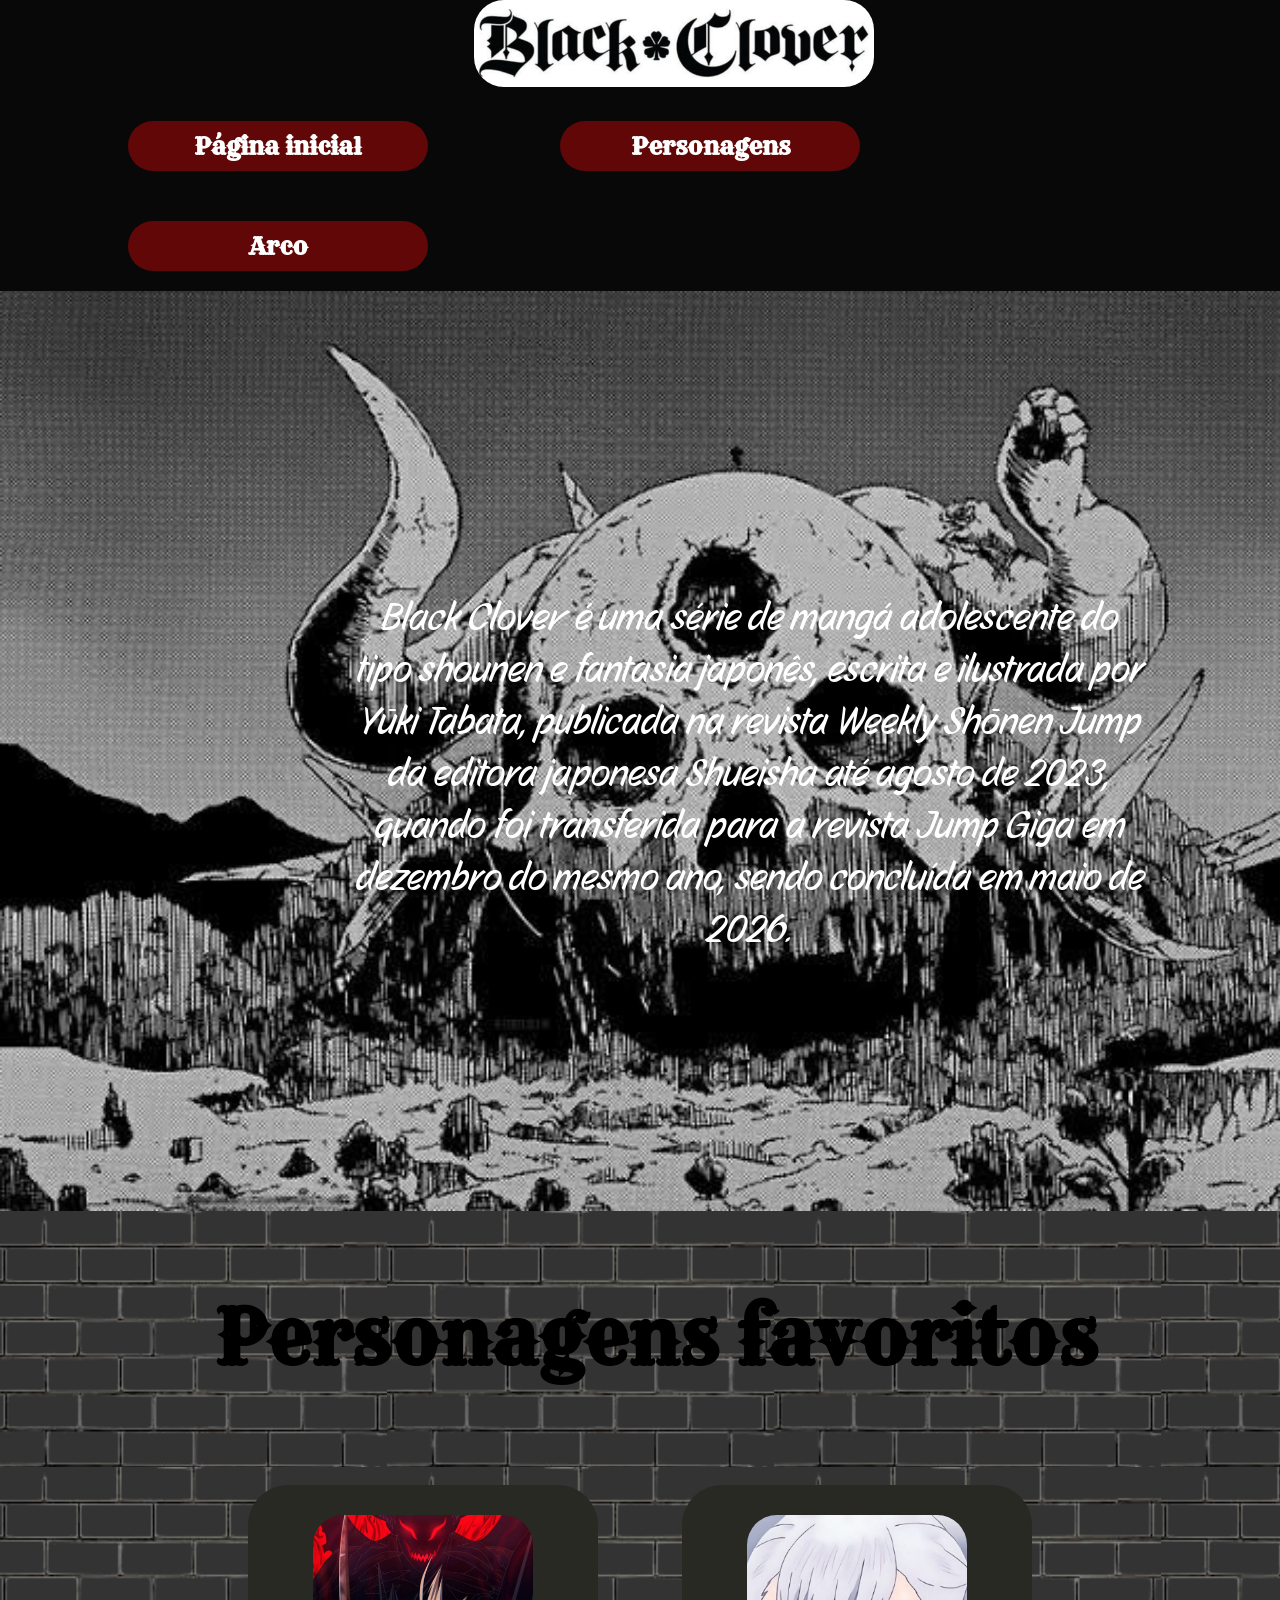
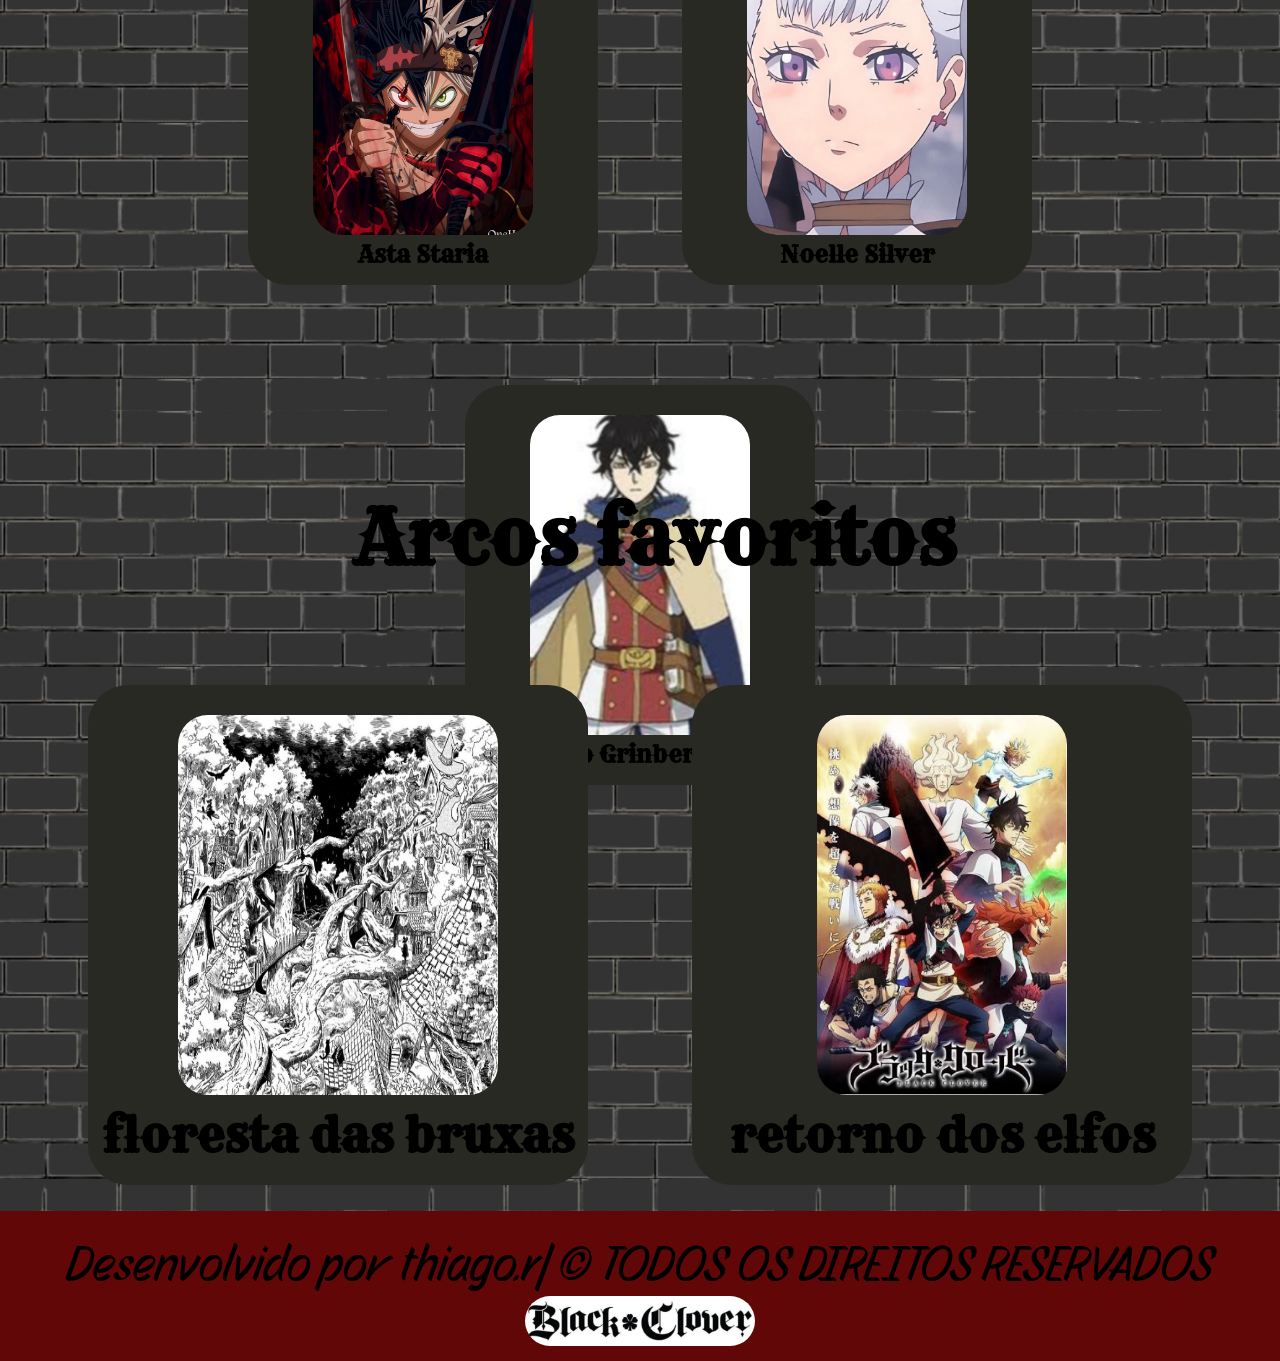
<file: index.html>
<!DOCTYPE html>
<html lang="pt-br">

<head>
    <meta charset="UTF-8">
    <meta name="viewport" content="width=device-width, initial-scale=1.0">
    <title>Black clover</title>
    <link rel="stylesheet" href="./style.css">
    <link rel="icon" type="image/png" href="./imagens/trevo.icon.ico">

</head>

<body>

    <!--cabeçalho da página-->
    <header>
        <img src="./imagens/logo.png" width="400px" id="logo">
        <nav>
            <article><a href="./index.html" style="color: white;">
                    <h2>Página inicial</h2>
                </a></article>

            <article><a href="./personagens.html" style="color: white;">
                    <h2>Personagens</h2>
                </a></article>

            <article><a href="" style="color: white;">
                    <h2>Arco</h2>
                </a></article>
        </nav>
    </header>
    <main>

        <!--seção do começo da página-->
        <section id="comeco">

            <div id="meio">
                <p>Black Clover é uma série de mangá adolescente do tipo shounen e fantasia japonês, escrita e ilustrada
                    por Yūki Tabata, publicada na revista Weekly Shōnen Jump da editora japonesa Shueisha até agosto de
                    2023, quando foi transferida para a revista Jump Giga em dezembro do mesmo ano, sendo concluída em
                    maio de 2026.</p>
            </div>

        </section>

        <section class="fundo"><!--seção dos personagens-->
            <div id="titulo">
                <h2>Personagens favoritos</h2>
            </div>

            <div>
                <div class="placas">
                    <img src="./imagens/asta.png" height="320px" width="220px">

                    <a href="" style="color: rgb(0, 0, 0);">
                        <h3>Asta Staria</h3>
                    </a>

                </div>

                <div class="placas">
                    <img src="./imagens/noelle.png" height="320px" width="220px">

                    <a href="" style="color: rgb(0, 0, 0);">
                        <h3>Noelle Silver</h3>
                    </a>

                </div>

                <div class="placas">
                    <img src="./imagens/yuno.png" height="320px" width="220px">

                    <a href="" style="color: rgb(0, 0, 0);">
                        <h3>Yuno Grinberryall</h3>
                    </a>

                </div>
            </div>


        </section>


        <!--seção do arcos-->
        <section class="fundo">
            <div id="titulo">
                <h2>Arcos favoritos</h2>
            </div>
            <div>

                <div class="Arcos">
                    <img src="./imagens/floresta da bruxas.png" height="380px" width="320px">

                    <a href="" style="color: rgb(0, 0, 0);">
                        <h3>floresta das bruxas</h3>
                    </a>

                </div>

                <div class="Arcos">
                    <img src="./imagens/retorno.png" height="380px" width="250px">

                    <a href="" style="color: rgb(0, 0, 0);">
                        <h3>retorno dos elfos</h3>
                    </a>

                </div>

            </div>


        </section>

        <footer>

            <p>Desenvolvido por thiago.r| © TODOS OS DIREITOS RESERVADOS</p>
            <img src="./imagens/logo.png" height="50px">

        </footer>

    </main>



</body>

</html>
</file>
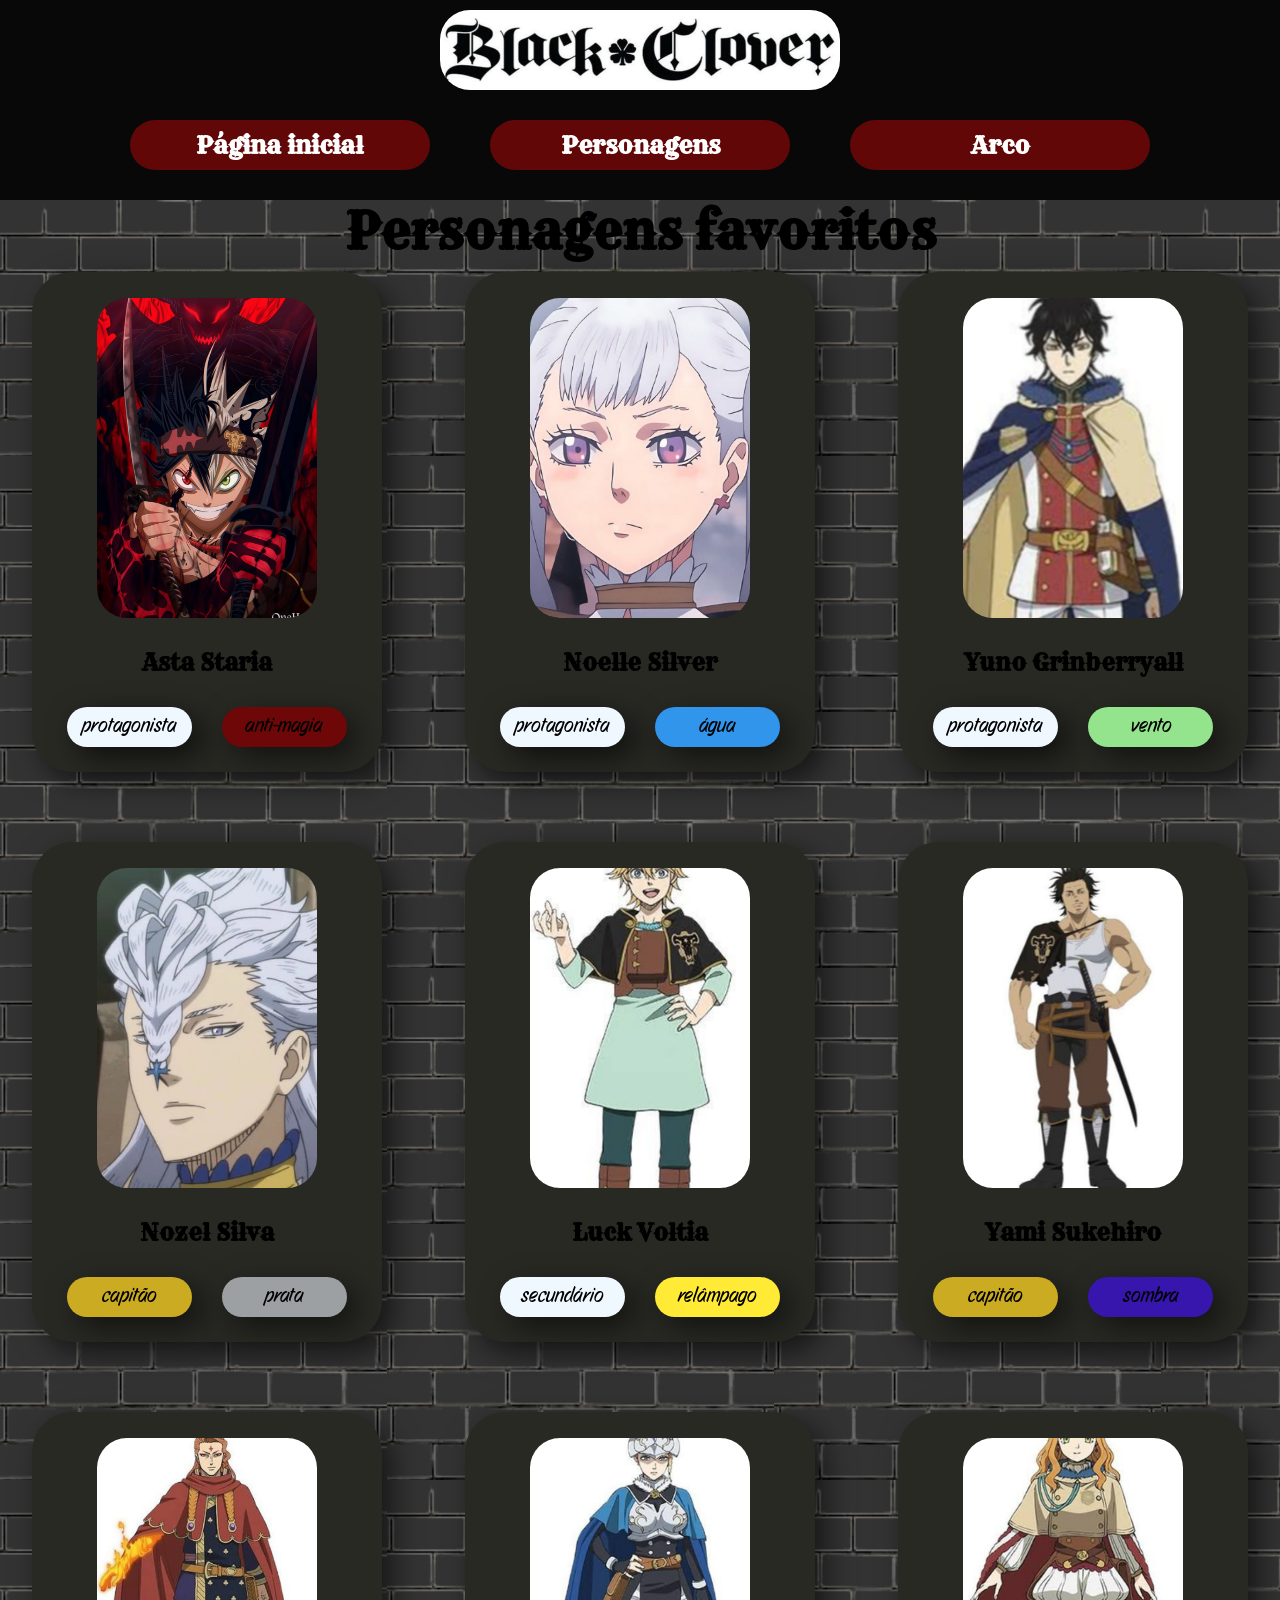
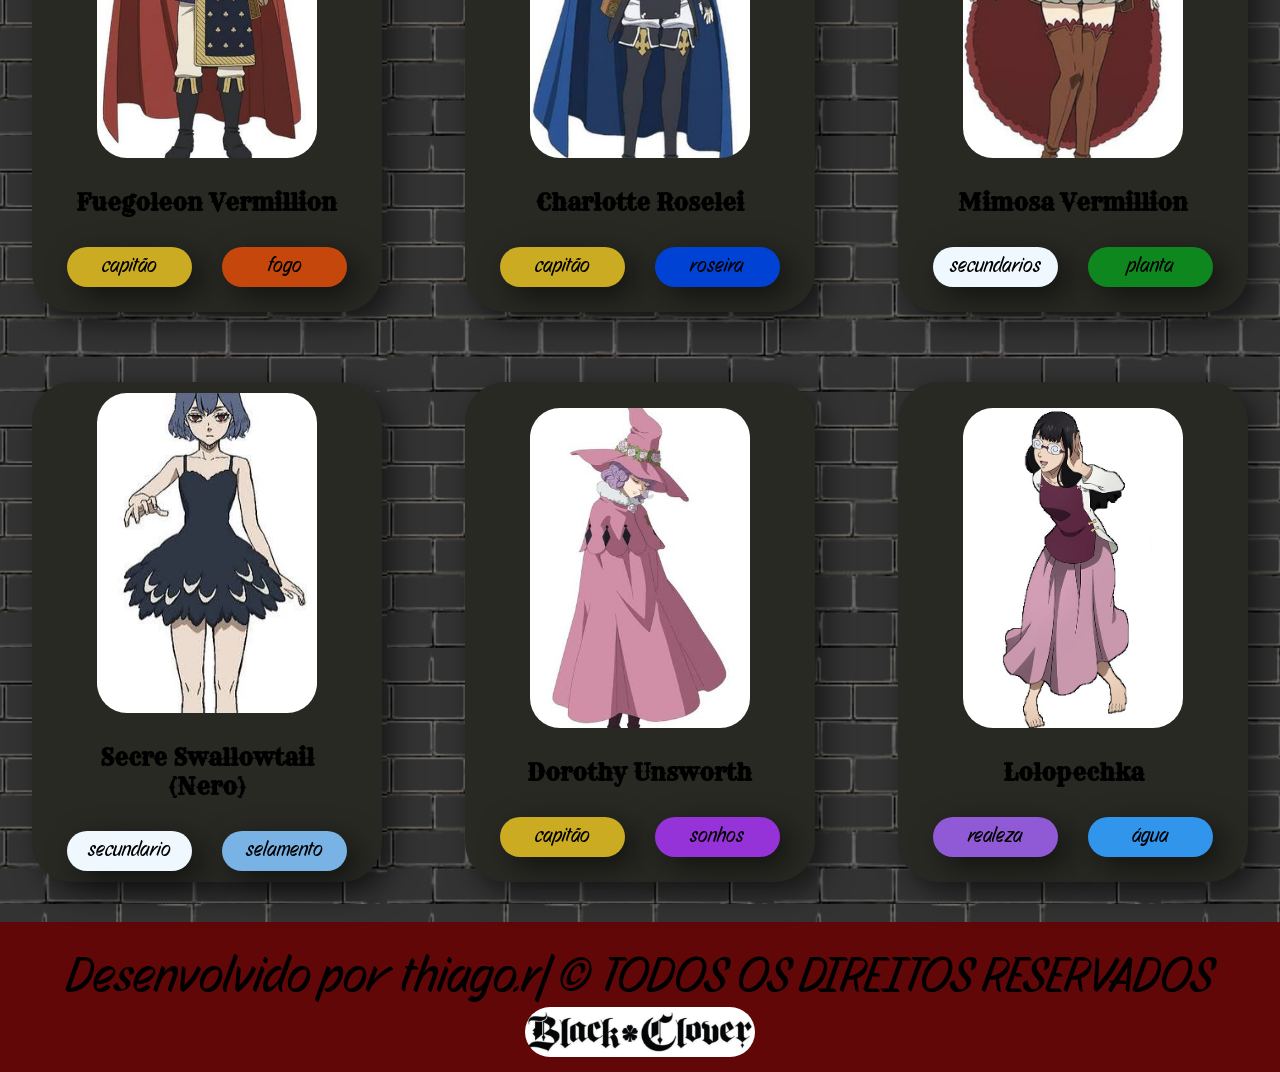
<file: personagens.html>
<!DOCTYPE html>
<html lang="pt-br">

<head>
    <meta charset="UTF-8">
    <meta name="viewport" content="width=device-width, initial-scale=1.0">
    <title>Black Cover - Personagens</title>
    <link rel="stylesheet" href="./estilo.css">
    <link rel="icon" type="image/png" href="./imagens/trevo.icon.ico">
</head>

<body>
    <header><!--cabeçalho da página-->
        <img src="./imagens/logo.png" width="400px" id="logo"><!--logo da página-->
        <nav>
            <article class="inic"><a href="./index.html" style="color: white;">
                    <h2>Página inicial</h2>
                </a></article>

            <article class="inic"><a href="./personagens.html" style="color: white;">
                    <h2>Personagens</h2>
                </a></article>

            <article class="inic"><a href="" style="color: white;">
                    <h2>Arco</h2>
                </a></article>
        </nav>
    </header>
    <main>
        <section class="atras"><!--seção dos personagens-->
            <div id="titulo">
                <h1 id="titulo">Personagens favoritos</h1>
            </div>

            <div id="tabela">
                <div class="abas">
                    <img src="./imagens/asta.png">


                    <h3>Asta Staria</h3>

                    <article class="categorias">
                        <div class="prota" id="pret">
                            <p>protagonista</p>
                        </div>
                        <div class="anti" id="pret">
                            <p>anti-magia</p>
                        </div>


                    </article>

                </div>

                <div class="abas">
                    <img src="./imagens/noelle.png">


                    <h3>Noelle Silver</h3>
                    <article class="categorias">
                        <div class="prota" id="pret">
                            <p>protagonista</p>
                        </div>
                        <div class="agua" id="pret">
                            <p>água</p>
                        </div>


                    </article>

                </div>

                <div class="abas">
                    <img src="./imagens/yuno.png">


                    <h3>Yuno Grinberryall</h3>

                    <article class="categorias">
                        <div class="prota" id="pret">
                            <p>protagonista</p>
                        </div>
                        <div class="vento" id="pret">
                            <p>vento</p>
                        </div>


                    </article>
                </div>

                <div class="abas">
                    <img src="./imagens/nozel.png">


                    <h3>Nozel Silva</h3>

                    <article class="categorias">
                        <div class="cap" id="pret">
                            <p>capitão</p>
                        </div>
                        <div class="prata" id="pret">
                            <p>prata</p>
                        </div>


                    </article>

                </div>

                <div class="abas">
                    <img src="./imagens/luck.png">


                    <h3>Luck Voltia</h3>

                    <article class="categorias">
                        <div class="secun" id="pret">
                            <p>secundário</p>
                        </div>
                        <div class="rela" id="pret">
                            <p>relâmpago</p>
                        </div>


                    </article>

                </div>

                <div class="abas">
                    <img src="./imagens/yami.png">


                    <h3>Yami Sukehiro</h3>

                    <article class="categorias">
                        <div class="cap" id="pret">
                            <p>capitão</p>
                        </div>
                        <div class="sombra" id="pret">
                            <p>sombra</p>
                        </div>


                    </article>


                </div>

                <div class="abas">
                    <img src="./imagens/fuegoleon.png">


                    <h3>Fuegoleon Vermillion</h3>

                    <article class="categorias">
                        <div class="cap" id="pret">
                            <p>capitão</p>
                        </div>
                        <div class="fogo" id="pret">
                            <p>fogo</p>
                        </div>


                    </article>

                </div>

                <div class="abas">
                    <img src="./imagens/charlotte.png">


                    <h3>Charlotte Roselei</h3>
                    <article class="categorias">
                        <div class="cap" id="pret">
                            <p>capitão</p>
                        </div>
                        <div class="rosa" id="pret">
                            <p>roseira</p>
                        </div>


                    </article>


                </div>

                <div class="abas">
                    <img src="./imagens/mimosa.png">


                    <h3>Mimosa Vermillion</h3>

                    <article class="categorias">
                        <div class="secun" id="pret">
                            <p>secundarios</p>
                        </div>
                        <div class="planta" id="pret">
                            <p>planta</p>
                        </div>


                    </article>


                </div>

                <div class="abas">
                    <img src="./imagens/Nero.png">


                    <h3>Secre Swallowtail<br> (Nero)</h3>

                    <article class="categorias">
                        <div class="secun" id="pret">
                            <p>secundario</p>
                        </div>
                        <div class="selo" id="pret">
                            <p>selamento</p>
                        </div>


                    </article>


                </div>

                <div class="abas">
                    <img src="./imagens/dorothy.png">


                    <h3>Dorothy Unsworth</h3>

                    <article class="categorias">
                        <div class="cap" id="pret">
                            <p>capitão</p>
                        </div>
                        <div class="sonho" id="pret">
                            <p>sonhos</p>
                        </div>


                    </article>


                </div>

                <div class="abas">
                    <img src="./imagens/lolopechka.png">


                    <h3>Lolopechka</h3>

                    <article class="categorias">
                        <div class="real" id="pret">
                            <p>realeza</p>
                        </div>
                        <div class="agua" id="pret">
                            <p>água</p>
                        </div>


                    </article>


                </div>

            </div>


        </section>






    </main>

    <footer>

        <p>Desenvolvido por thiago.r| © TODOS OS DIREITOS RESERVADOS</p>
        <img src="./imagens/logo.png" height="50px">

    </footer>



</body>

</html>
</file>
<file: style.css>
@import url('https://fonts.googleapis.com/css2?family=Rye&display=swap');
/*fonte de títulos e subtitulos da página*/

@import url('https://fonts.googleapis.com/css2?family=Story+Script&display=swap');
/*resto da página*/


* {
    padding: 0%;
    /*define o espaço interno*/
    margin: 0%;
    /*define o espaço esterno*/
    box-sizing: border-box;
}

header {
    background-color: rgb(8, 8, 8);
    /*cor de trás*/

    font-family: "Rye", serif;
    font-weight: 400;
    font-style: normal;

}

#logo {
    border-radius: 30px;
    /*define o nivel da borda*/

    margin-left: 37%;
    
}

article {
    background-color: rgb(98, 7, 7);
    color: white;
    display: inline-block;
    /*permite que caixas fiquem na mesma linha*/
    text-align: center;

    width: 300px;
    height: 50px;

    padding-top: 10px;

    border-radius: 55px;

    margin-left: 10%;
    /*espaço externo entre outros elementos*/
    margin-top: 30px;
    margin-bottom: 20px;
}

/*seção do começo onde fica uma pequena descrição*/
#comeco {
    background-image: url(imagens/cranio.jpg);
    height: 920px;
    width: 100%;
    background-size: cover;
    /*dá o tamanho original da imagem*/
    background-repeat: no-repeat;
    /*faz a imagem na ficar repitida*/


}

/*texto da descrição que fica centro*/
#meio {
    color: rgb(255, 255, 255);
    text-align: center;
    font-size: 40px;
    display: inline-block;
    width: 800px;
    height: 500;


    margin-top: 300px;
    margin-left: 350px;
    margin-right: 200px;

}

/*fundo das seções*/
.fundo {
    background-color: rgb(50, 51, 50);
    width: 100%;
    height: 800px;

    background-image: url(./imagens/parede.png);

    font-family: "Rye", serif;
    font-weight: 400;
    font-style: normal;
}

#titulo {
    font-size: 50px;


    padding-top: 80px;
    padding-left: 30px;
}

/*caixas dos blocos de personagens*/
.placas {
    background-color: rgb(40, 41, 35);
    display: inline-block;
    width: 350px;
    /*defive a largura*/
    height: 400px;
    /*defive a altura*/
    text-align: center;
    /*centralizar o tento*/
    font-size: 20px;
    /*tamanho da letra*/

    padding-top: 30px;

    border-radius: 40px;

    margin-top: 100px;
    margin-left: 40px;
    margin-right: 40px;

}

.placas img{
    object-fit: cover;
}

.placas img:hover{
    transform: scale(1.1);
    transition: 0.3s;
}

div {
    text-align: center;
}

/*classe dos arcos*/
.Arcos {
    background-color: rgb(40, 41, 35);
    display: inline-block;
    width: 500px;
    height: 500px;
    text-align: center;
    font-size: 40px;
    /*tamanho da letra*/

    padding-top: 30px;

    border-radius: 40px;

    margin-top: 100px;
    margin-left: 50px;
    margin-right: 50px;

}

/*rodapé da página*/
footer {
    height: 150px;
    background-color: rgb(98, 7, 7);
    text-align: center;
    font-size: 50px;
    padding-top: 20px;

}

img {
    border-radius: 30px;
}

a {
    text-decoration: none;
    /*tira o sublinhado da âncora*/

}

/*fonte do paragrafo*/
p {
    font-family: "Story Script", sans-serif;
    font-weight: 400;
    font-style: normal;
}
</file>
<file: estilo.css>
@import url('https://fonts.googleapis.com/css2?family=Rye&display=swap');
/*fonte de títulos e subtitulos da página*/

@import url('https://fonts.googleapis.com/css2?family=Story+Script&display=swap');
/*resto da página*/


* {
    padding: 0%;
    /*define o espaço interno*/
    margin: 0%;
    /*define o espaço esterno*/
    box-sizing: border-box;

}

header {
    background-color: rgb(8, 8, 8);
    /*cor de trás*/
    height: 200px;

    display: flex;
    justify-content: center;
    flex-direction: column;
    align-items: center;




    font-family: "Rye", serif;
    font-weight: 400;
    font-style: normal;

}

#logo {
    border-radius: 30px;
    /*define o nivel da borda*/

    height: 80px;
}

/*barras do nv*/
.inic {
    background-color: rgb(98, 7, 7);
    color: white;
    display: flex;
    /*permite que caixas fiquem na mesma linha*/
    flex-direction: row;
    /*deixa o eixo principal na horizental*/
    justify-content: center;

    width: 300px;
    height: 50px;

    padding-top: 10px;

    border-radius: 55px;


    /*espaço externo entre outros elementos*/
    margin-top: 30px;
    margin-bottom: 20px;
}

/*barra de navegaçao*/
nav {

    display: flex;
    /*deixa as caixas na mesma linha*/
    flex-direction: row;
    /*direção horizotal*/
    justify-content: space-around;
    /*deixa centralizado dando entre os itens*/
    gap: 60px;

}

/*fundo das seções*/
.atras {
    background-color: rgb(50, 51, 50);
    width: 100%;
    height: 100%;

    background-image: url(./imagens/parede.png);

    font-family: "Rye", serif;
    font-weight: 400;
    font-style: normal;
}

a {
    text-decoration: none;
    /*tira o sublinhado da âncora*/

}

/*organiza as caixas de pesonagens*/
#tabela {
    display: flex;
    flex-direction: row;
    justify-content: space-around;

    flex-wrap: wrap;
    gap: 20px;

}

/*parte da categorias*/
.categorias {
    display: flex;/*deixa a caixa flexivel*/
    flex-direction: row;
    justify-content: center;
    gap: 30px;

}

/*caixas dos personagens*/
.abas {
    background-color: rgb(40, 41, 35);
    display: flex;
    flex-direction: column;
    align-items: center;
    justify-content: center;
    gap: 30px;

    width: 350px;
    /*defive a largura*/
    height: 500px;
    /*defive a altura*/
    text-align: center;
    /*centralizar o tento*/
    font-size: 20px;
    /*tamanho da letra*/

    box-shadow:  10px 10px 30px 0px rgba(0, 0, 0, 0.568) ;

    border-radius: 40px;

    margin-bottom: 40px;
    margin-top: 10px;


}

.abas img{
    height:320px; 
    width:220px;
    object-fit: cover;
}

.abas img:hover{
    transform: scale(1.1);
    transition: 0.3s;
}

/*cate dos protas*/
.prota {
    background-color: aliceblue;
    width: 125px;
    height: 40px;
    border-radius: 30px;
    text-align: center;
    padding-top: 5px;
    box-shadow:  10px 10px 30px 0px rgba(0, 0, 0, 0.658) ;
}

/*cate dos secuns*/
.secun {
    background-color: aliceblue;
    width: 125px;
    height: 40px;
    border-radius: 30px;
    text-align: center;/*de o texo no centro*/
    padding-top: 5px;
    box-shadow:  10px 10px 30px 0px rgba(0, 0, 0, 0.568) ;
}

/*cate dos caps*/
.cap {
    background-color: rgb(202, 171, 33);
    width: 125px;
    height: 40px;
    border-radius: 30px;
    text-align: center;/*de o texo no centro*/
    padding-top: 5px;
    box-shadow:  10px 10px 30px 0px rgba(0, 0, 0, 0.568) ;
}

/*cate da real*/
.real {
    background-color: rgb(144, 90, 214);
    width: 125px;
    height: 40px;
    border-radius: 30px;
    text-align: center;/*de o texo no centro*/
    padding-top: 5px;
    box-shadow:  10px 10px 30px 0px rgba(0, 0, 0, 0.568) ;
}

/*cate da anti*/
.anti {
    background-color: rgb(110, 7, 7);
    width: 125px;
    height: 40px;
    border-radius: 30px;
    text-align: center;/*de o texo no centro*/
    padding-top: 5px;
    box-shadow:  10px 10px 30px 0px rgba(0, 0, 0, 0.568) ;
}

.agua {
    background-color: rgb(49, 149, 236);
    width: 125px;
    height: 40px;
    border-radius: 30px;
    text-align: center;/*de o texo no centro*/
    padding-top: 5px;
    box-shadow:  10px 10px 30px 0px rgba(0, 0, 0, 0.568) ;
}

.rela {
    background-color: rgb(255, 235, 54);
    width: 125px;
    height: 40px;
    border-radius: 30px;
    text-align: center;/*de o texo no centro*/
    padding-top: 5px;
    box-shadow:  10px 10px 30px 0px rgba(0, 0, 0, 0.568) ;
}

.vento {
    background-color: rgb(147, 228, 140);
    width: 125px;
    height: 40px;
    border-radius: 30px;
    text-align: center;/*de o texo no centro*/
    padding-top: 5px;
    box-shadow:  10px 10px 30px 0px rgba(0, 0, 0, 0.568) ;
}

.prata {
    background-color: rgb(156, 160, 163);
    width: 125px;
    height: 40px;
    border-radius: 30px;
    text-align: center;/*de o texo no centro*/
    padding-top: 5px;
    box-shadow:  10px 10px 30px 0px rgba(0, 0, 0, 0.568) ;
}

.fogo {
    background-color: rgba(204, 73, 12, 0.966);
    width: 125px;
    height: 40px;
    border-radius: 30px;
    text-align: center;/*de o texo no centro*/
    padding-top: 5px;
    box-shadow:  10px 10px 30px 0px rgba(0, 0, 0, 0.568) ;
}

.rosa {
    background-color: rgb(0, 67, 212);
    width: 125px;
    height: 40px;
    border-radius: 30px;
    text-align: center;/*deixa o texto no centro*/
    padding-top: 5px;
    box-shadow:  10px 10px 30px 0px rgba(0, 0, 0, 0.568) ;
}

.selo {
    background-color: rgb(121, 178, 228);
    width: 125px;
    height: 40px;
    border-radius: 30px;
    text-align: center;/*deixa o texto no centro*/
    padding-top: 5px;
    box-shadow:  10px 10px 30px 0px rgba(0, 0, 0, 0.568) ;
}

.sombra {
    background-color: rgb(54, 22, 173);
    width: 125px;
    height: 40px;
    border-radius: 30px;
    text-align: center;/*deixa o texto no centro*/
    padding-top: 5px;
    box-shadow:  10px 10px 30px 0px rgba(0, 0, 0, 0.568) ;
}

.sonho {
    background-color: rgb(150, 51, 216);
    width: 125px;
    height: 40px;
    border-radius: 30px;
    text-align: center;/*deixa o texto no centro*/
    padding-top: 5px;
    box-shadow:  10px 10px 30px 0px rgba(0, 0, 0, 0.568) ;
}

.planta {
    background-color: rgb(14, 136, 30);
    width: 125px;
    height: 40px;
    border-radius: 30px;
    text-align: center;/*deixa o texto no centro*/
    padding-top: 5px;
    box-shadow:  10px 10px 30px 0px rgba(0, 0, 0, 0.568) ;
}
/*efeito quando coloca o mouse em cima */
#pret:hover{
    background-color: rgb(8, 1, 1);
    color: rgb(156, 201, 201);
    transform: translateY(-10px) ;
    transition: 0.3s;
}

/*borda das imagens*/
img {
    background-size: cover;
    border-radius: 30px;
}

/*rodapé da página*/
footer {
    height: 150px;
    background-color: rgb(98, 7, 7);
    text-align: center;
    font-size: 50px;
    padding-top: 20px;

}

/*fonte do paragrafo*/
p {
    font-family: "Story Script", sans-serif;
    font-weight: 400;
    font-style: normal;
}

/*titulo da página */
#titulo{
    text-align: center; /*tento centralizado*/
    font-size: 50px; /*tamanho do texto*/
    
}
</file>
